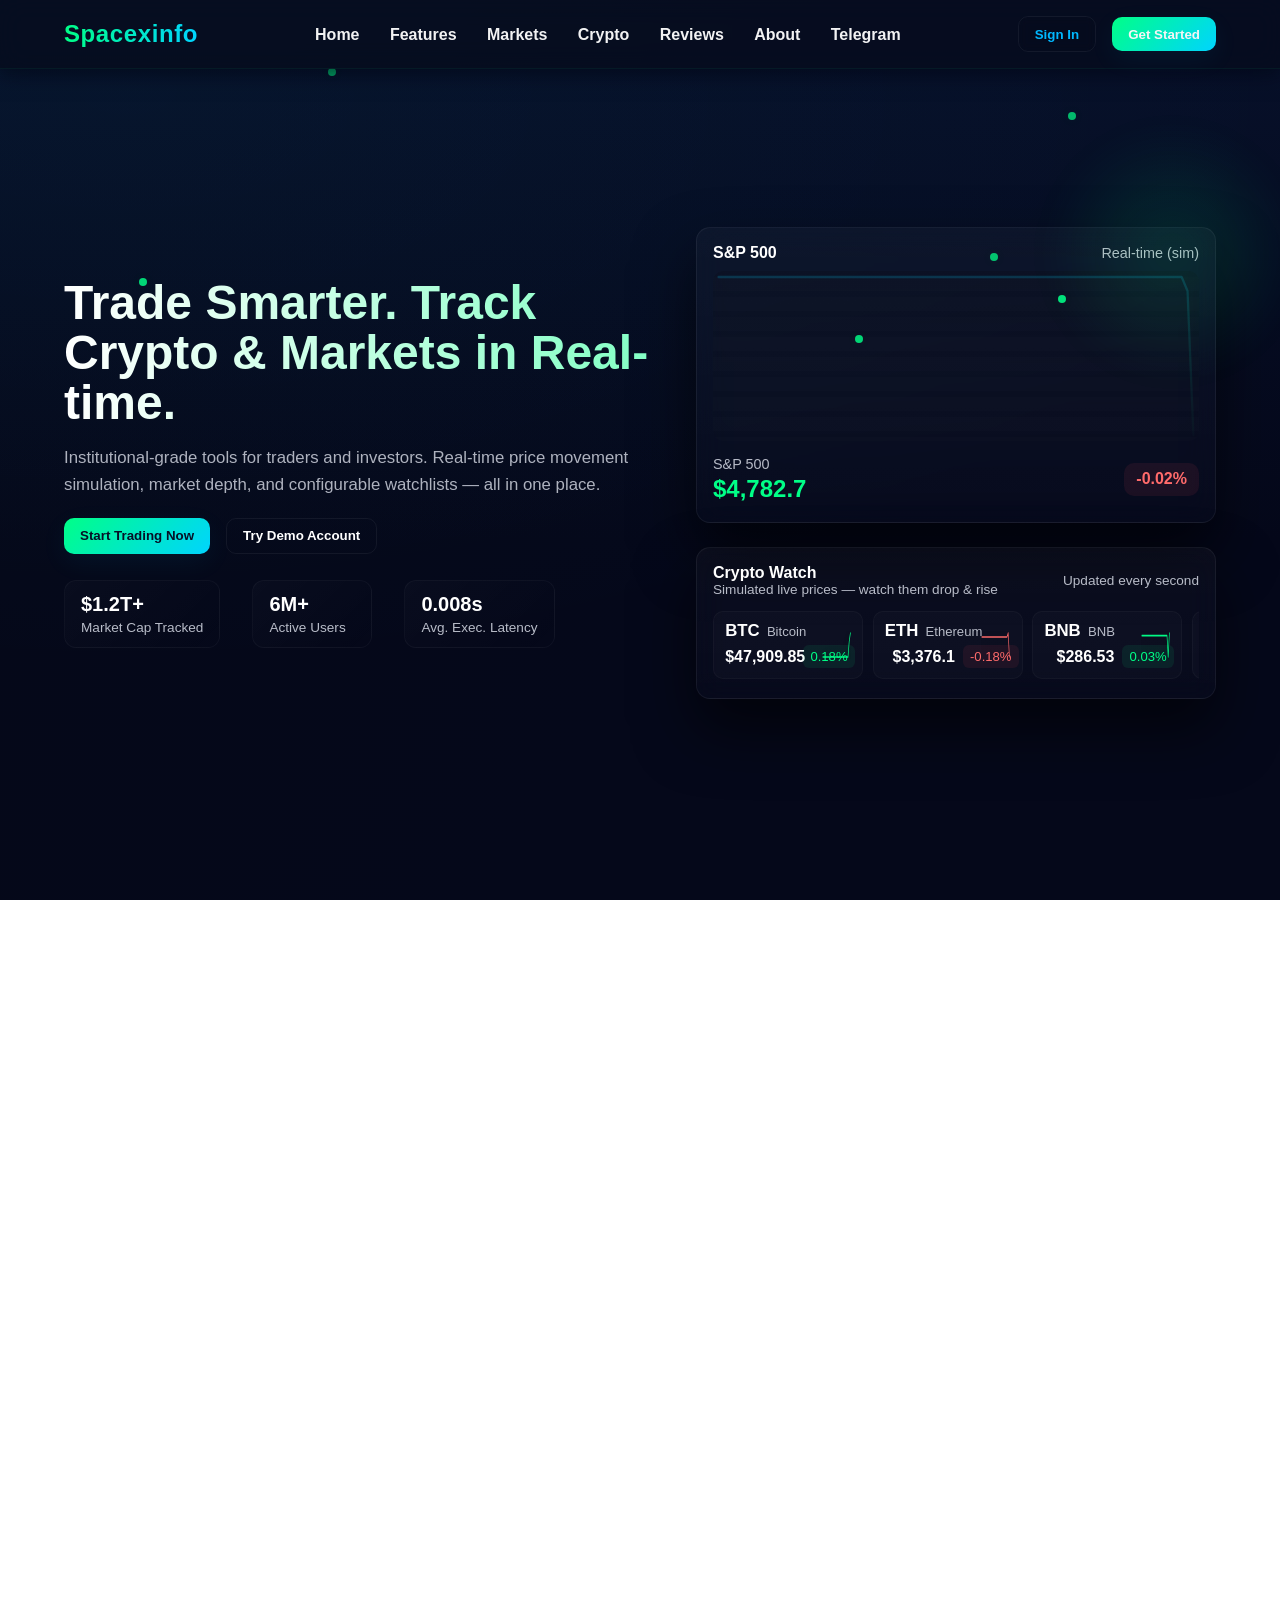
<file: index.html>
<!DOCTYPE html>
<html lang="en">
<head>
    <meta charset="UTF-8" />
    <meta name="viewport" content="width=device-width, initial-scale=1.0"/>
    <title>Spacexinfo - Advanced Trading & Crypto</title>
   <link rel="stylesheet" href="style.css">
</head>
<body>
    <div class="animated-bg" aria-hidden="true"></div>

   
   <nav>
    <div style="display:flex; align-items:center;">
        <div class="logo">Spacexinfo</div>
    </div>

    <div class="nav-center">
        <ul class="nav-links" id="mainNav">
            <li><a href="#home">Home</a></li>
            <li><a href="#features">Features</a></li>
            <li><a href="#markets">Markets</a></li>
            <li><a href="#crypto-section">Crypto</a></li>
            <li><a href="#reviews">Reviews</a></li>
            <li><a href="#about">About</a></li>
            <li><a id="tg-link" href="https://t.me/TradeProDemo" target="_blank" rel="noopener">Telegram</a></li>
        </ul>
    </div>

    <div style="display:flex; align-items:center; gap:1rem;">
        <div class="nav-buttons">
            <button class="btn btn-secondary"><a href="tradepro-registration (1).html" style="color: #00b8ff; text-decoration: none;">Sign In</a></button>
            <button class="btn btn-primary"><a href="tradepro-auth-pages.html" style=" color: whitesmoke; text-decoration: none;">Get Started</a></button>
        </div>

        <button class="hamburger" id="hamburger" aria-label="Toggle navigation">
            <span class="bar"></span>
        </button>
    </div>
</nav>


   <div class="mobile-nav-overlay" id="mobileOverlay" tabindex="-1" aria-hidden="true"></div>
<div class="mobile-nav" id="mobileNav" role="dialog" aria-modal="true" aria-hidden="true">
    <ul class="nav-links">
        <li><a href="#home">Home</a></li>
        <li><a href="#features">Features</a></li>
        <li><a href="#markets">Markets</a></li>
        <li><a href="#crypto-section">Crypto</a></li>
        <li><a href="#reviews">Reviews</a></li>
        <li><a href="#about">About</a></li>
        <li><a href="#contact">Contact</a></li>
        <li><a id="mobile-tg-link" href="https://t.me/TradeProDemo" target="_blank" rel="noopener">Telegram</a></li>
    </ul>
    
    <div style="display:flex; flex-direction:column; gap:0.8rem; margin-top:1rem; padding-top:1rem; border-top:1px solid rgba(255,255,255,0.1);">
        <button class="btn btn-primary" style="width:100%"> <a href="tradepro-registration (1).html" style="text-decoration: none; color: #061026;">Get Started</a></button>
        <button class="btn btn-secondary" style="width:100%;" onclick="openSignIn()"> <a href="tradepro-auth-pages.html" style="text-decoration: none; color: #fff;">Sign In</a></button>
    </div>
</div>

    <main>
        <section class="hero" id="home" aria-label="hero">
            <div class="hero-content">
                <h1>Trade Smarter. Track Crypto & Markets in Real-time.</h1>
                <p>Institutional-grade tools for traders and investors. Real-time price movement simulation, market depth, and configurable watchlists — all in one place.</p>
                <div class="hero-actions">
                    <button class="btn btn-primary btn-animated">Start Trading Now</button>
                    <button class="btn btn-secondary btn-animated">Try Demo Account</button>
                </div>

                <div class="hero-stats" aria-hidden="true">
                    <div class="stat">
                        <div class="stat-number">$1.2T+</div>
                        <div class="stat-label">Market Cap Tracked</div>
                    </div>
                    <div class="stat">
                        <div class="stat-number">6M+</div>
                        <div class="stat-label">Active Users</div>
                    </div>
                    <div class="stat">
                        <div class="stat-number">0.008s</div>
                        <div class="stat-label">Avg. Exec. Latency</div>
                    </div>
                </div>
            </div>

            <aside class="hero-side" aria-hidden="false">
                <div class="trading-card" aria-hidden="true">
                    <div style="display:flex;justify-content:space-between;align-items:center;margin-bottom:.6rem">
                        <div style="font-weight:800">S&P 500</div>
                        <div style="color:var(--muted);font-size:.9rem">Real-time (sim)</div>
                    </div>
                    <div class="chart-placeholder">
                        <div class="chart-grid-line"></div>
                        <svg id="spChart" width="100%" height="170" viewBox="0 0 520 170" preserveAspectRatio="none"></svg>
                    </div>
                    <div class="price-display" style="margin-top:.9rem;align-items:center;gap:12px">
                        <div>
                            <div style="color:var(--muted);font-size:.9rem;margin-bottom:.2rem">S&P 500</div>
                            <div class="price" id="spPrice">$4,783.45</div>
                        </div>
                        <div class="change" id="spChange" style="background:rgba(0,255,135,0.12);color:var(--accent-start)">+2.34%</div>
                    </div>
                </div>

                <div class="crypto-panel" id="crypto" aria-label="crypto-panel" style="margin-top:8px;animation:fadeUp .5s ease both">
                    <div class="crypto-header">
                        <div>
                            <div style="font-weight:800">Crypto Watch</div>
                            <div style="color:var(--muted);font-size:.85rem">Simulated live prices — watch them drop & rise</div>
                        </div>
                        <div style="font-size:.85rem;color:var(--muted)">Updated every second</div>
                    </div>

                    <div class="market-ticker" id="coinList" style="padding-top:.25rem">
                        <!-- coin items populated by JS -->
                    </div>
                </div>
            </aside>
        </section>

        <!-- Features -->
        <section class="features" id="features">
            <h2 class="section-title">Why Choose Spacexinfo</h2>
            <p class="section-subtitle">Professional trading tools designed for both beginners and experts</p>
            <div style="display:grid;grid-template-columns:repeat(auto-fit,minmax(220px,1fr));gap:12px">
                <div class="feature-card">
                    <div style="font-size:1.2rem;margin-bottom:.4rem">⚡ Lightning Execution</div>
                    <div class="muted">Direct market access with ultra-low latency routes and smart order routing.</div>
                </div>
                <div class="feature-card">
                    <div style="font-size:1.2rem;margin-bottom:.4rem">📊 Advanced Analytics</div>
                    <div class="muted">Real-time charting, indicators, and historical backtesting tools.</div>
                </div>
                <div class="feature-card">
                    <div style="font-size:1.2rem;margin-bottom:.4rem">🛡️ Bank-Level Security</div>
                    <div class="muted">256-bit encryption, multi-sig custody options, and 24/7 monitoring.</div>
                </div>
                <div class="feature-card">
                    <div style="font-size:1.2rem;margin-bottom:.4rem">💹 Crypto & Stocks</div>
                    <div class="muted">Trade both equities and cryptocurrencies with unified account management.</div>
                </div>
            </div>
        </section>

        <!-- Markets (stocks) -->
        <section class="markets" id="markets">
            <h2 class="section-title">Top Markets</h2>
            <p class="section-subtitle">Track top stocks and their daily movements</p>
            <div style="display:grid;grid-template-columns:repeat(auto-fit,minmax(200px,1fr));gap:12px">
                <div class="feature-card">
                    <div style="display:flex;justify-content:space-between;align-items:center">
                        <div>
                            <h4 style="margin-bottom:.2rem">AAPL</h4>
                            <div class="muted">Apple Inc.</div>
                        </div>
                        <div style="text-align:right">
                            <div class="price positive" id="aaplPrice">$178.23</div>
                            <div class="positive" style="font-size:.85rem">+1.45%</div>
                        </div>
                    </div>
                </div>
                <div class="feature-card">
                    <div style="display:flex;justify-content:space-between;align-items:center">
                        <div>
                            <h4 style="margin-bottom:.2rem">TSLA</h4>
                            <div class="muted">Tesla, Inc.</div>
                        </div>
                        <div style="text-align:right">
                            <div class="price positive">$242.84</div>
                            <div class="positive" style="font-size:.85rem">+3.21%</div>
                        </div>
                    </div>
                </div>
                <div class="feature-card">
                    <div style="display:flex;justify-content:space-between;align-items:center">
                        <div>
                            <h4 style="margin-bottom:.2rem">GOOGL</h4>
                            <div class="muted">Alphabet Inc.</div>
                        </div>
                        <div style="text-align:right">
                            <div class="price negative">$139.67</div>
                            <div class="negative" style="font-size:.85rem">-0.84%</div>
                        </div>
                    </div>
                </div>
            </div>
        </section>
<br><br>
        <!-- Crypto detailed section -->
        <section id="crypto-section" aria-label="Crypto Markets" style="padding-top:0">
            <div style="display:flex;align-items:center;justify-content:space-between">
                <div>
                    <h2 class="section-title">Crypto Markets</h2>
                    <p class="section-subtitle">Live sim: Bitcoin, Ethereum, and top altcoins — watch their trendlines animate</p>
                </div>
                <div style="color:var(--muted)">Simulated demo data — not for trading</div>
            </div>

            <div style="margin-top:1rem;display:grid;grid-template-columns:repeat(auto-fit,minmax(220px,1fr));gap:10px" id="cryptoGrid">
                <!-- detailed coin cards populated by JS -->
            </div>
        </section>
<br><br><br><br>
        <!-- Reviews -->
        <section id="reviews">
            <h2 class="section-title">What Traders Say</h2>
            <p class="section-subtitle">Real feedback from our community</p>
            <div class="reviews-grid" aria-live="polite">
                <div class="review-card">
                    <div class="review-avatar">JS</div>
                    <div class="review-meta">
                        <div class="stars">★★★★★</div>
                        <div class="review-name">Jason S.</div>
                        <div class="review-text muted">"Fast execution and great UX. I moved from another platform and the latency improvement is night and day."</div>
                    </div>
                </div>

                <div class="review-card">
                    <div class="review-avatar" style="background:linear-gradient(135deg,#ffd54a,#ff8a5b);color:#061026">AL</div>
                    <div class="review-meta">
                        <div class="stars">★★★★☆</div>
                        <div class="review-name">Alicia L.</div>
                        <div class="review-text muted">"Excellent crypto watchlists. The simulated charts are great for practicing strategies."</div>
                    </div>
                </div>

                <div class="review-card">
                    <div class="review-avatar" style="background:linear-gradient(135deg,#7afcff,#00b8ff);color:#061026">RK</div>
                    <div class="review-meta">
                        <div class="stars">★★★★★</div>
                        <div class="review-name">R. Kumar</div>
                        <div class="review-text muted">"Top-tier analytics. Backtesting tools helped me refine my setups quickly."</div>
                    </div>
                </div>

                 <div class="review-card">
                    <div class="review-avatar" style="background:linear-gradient(135deg,#7afcff,#00b8ff);color:#061026">RK</div>
                    <div class="review-meta">
                        <div class="stars">★★★★★</div>
                        <div class="review-name">W. John</div>
                        <div class="review-text muted">"Top-tier analytics. Backtesting tools helped me refine my setups quickly."</div>
                    </div>
                </div>
            </div>
        </section>

                  
                

        <footer>
            <div class="footer-grid">
                <div>
                    <div style="font-weight:800">Spacexinfo</div>
                    <div class="muted" style="margin-top:.4rem">Powerful trading tools trusted by millions.</div>
                    <div class="social-links" style="margin-top:.6rem;display:flex;gap:.6rem">
                        <a class="social" href="#" aria-label="Website" style="width:36px;height:36px;border-radius:8px;background:rgba(255,255,255,0.03);display:flex;align-items:center;justify-content:center">🔗</a>
                        <a class="social" href="https://t.me/TradeProDemo" target="_blank" rel="noopener" aria-label="Telegram" style="width:36px;height:36px;border-radius:8px;background:rgba(255,255,255,0.03);display:flex;align-items:center;justify-content:center">✈️</a>
                        <a class="social" href="#" aria-label="Twitter" style="width:36px;height:36px;border-radius:8px;background:rgba(255,255,255,0.03);display:flex;align-items:center;justify-content:center">🐦</a>
                    </div>
                </div>
                <div>
                    <div style="font-weight:700;margin-bottom:.5rem">Products</div>
                    <div class="muted">Trading Platform<br/>Mobile App<br/>API Trading<br/>Demo Account</div>
                </div>
                <div>
                    <div style="font-weight:700;margin-bottom:.5rem">Company</div>
                    <div class="muted">About Us<br/>Careers<br/>Press<br/>Partners</div>
                </div>
                <div>
                    <div style="font-weight:700;margin-bottom:.5rem">Support</div>
                    <div class="muted">Help Center<br/>Contact Us<br/>Trading Guide<br/>Legal</div>
                </div>
            </div>

            <div style="text-align:center;margin-top:1rem;color:var(--muted)">© 2025 Spacexinfo. Trading involves risk and may not be suitable for all investors.</div>
        </footer>
    </main>

    <!-- decorative sparkles placed via JS for variety -->
    <script>
        // Create some decorative sparkles in the hero area
        (function placeSparkles(){
            const container = document.body;
            for(let i=0;i<6;i++){
                const s = document.createElement('div');
                s.className = 'sparkle';
                s.style.left = (6 + Math.random()*85) + '%';
                s.style.top = (6 + Math.random()*60) + '%';
                s.style.animationDuration = (3 + Math.random()*3) + 's';
                s.style.opacity = 0.6 + Math.random()*0.4;
                container.appendChild(s);
            }
        })();
    </script>

    <script>
        // -------------------------
        // Simulated streaming for crypto & simple chart for S&P
        // -------------------------
        const coins = [
            {symbol:'BTC', name:'Bitcoin', price: 47823.45},
            {symbol:'ETH', name:'Ethereum', price: 3382.12},
            {symbol:'BNB', name:'BNB', price: 286.44},
            {symbol:'SOL', name:'Solana', price: 22.81},
            {symbol:'ADA', name:'Cardano', price: 0.456},
            {symbol:'DOGE', name:'Dogecoin', price: 0.072}
        ];

        // Create coin DOM elements
        const coinList = document.getElementById('coinList');
        const cryptoGrid = document.getElementById('cryptoGrid');

        coins.forEach((c, idx) => {
            // List item (ticker)
            const item = document.createElement('div');
            item.className = 'coin-item';
            item.id = 'coin-' + c.symbol;
            item.innerHTML = `
                <div style="display:flex;flex-direction:column;min-width:86px">
                    <div style="display:flex;align-items:center;gap:.45rem">
                        <div class="coin-symbol">${c.symbol}</div>
                        <div class="coin-name">${c.name}</div>
                    </div>
                    <div style="display:flex;gap:.5rem;align-items:center;margin-top:.25rem">
                        <div class="coin-price" id="price-${c.symbol}">${formatPrice(c.price)}</div>
                        <div class="coin-change" id="change-${c.symbol}" style="font-size:.82rem">0.00%</div>
                    </div>
                </div>
                <svg class="sparkline" id="spark-${c.symbol}" viewBox="0 0 70 28" preserveAspectRatio="none"></svg>
            `;
            coinList.appendChild(item);

            // Detailed card for crypto section
            const card = document.createElement('div');
            card.className = 'feature-card';
            card.style.padding = '0.9rem';
            card.innerHTML = `
                <div style="display:flex;justify-content:space-between;align-items:center;margin-bottom:.5rem">
                    <div style="font-weight:800">${c.symbol} <span style="font-weight:600;color:var(--muted);font-size:.85rem"> ${c.name}</span></div>
                    <div style="text-align:right">
                        <div style="font-weight:800" id="card-price-${c.symbol}">${formatPrice(c.price)}</div>
                        <div style="font-size:.85rem;color:var(--muted)" id="card-change-${c.symbol}">0.00%</div>
                    </div>
                </div>
                <svg id="detail-spark-${c.symbol}" viewBox="0 0 300 90" width="100%" height="90" preserveAspectRatio="none"></svg>
            `;
            cryptoGrid.appendChild(card);

            // initialize sparkline data storage
            c.history = new Array(22).fill(c.price);
        });

        function formatPrice(n){
            if(n >= 1000) return '$' + Number(n).toLocaleString(undefined, {maximumFractionDigits:2});
            if(n >= 1) return '$' + Number(n).toFixed(2);
            return Number(n).toFixed(6);
        }

        // Random walk generator tailored to volatility
        function tick(){
            coins.forEach(c => {
                const vol = Math.max(0.0005, Math.abs(Math.log10(c.price || 1)) * 0.002 + 0.001);
                const rnd = (Math.random() - 0.48) * vol * (Math.random() > 0.98 ? 6 : 1);
                const newPrice = Math.max(0.000001, c.price * (1 + rnd));
                const changePct = ((newPrice - c.price) / c.price) * 100;
                c.price = newPrice;
                // update history
                c.history.push(newPrice);
                if(c.history.length > 40) c.history.shift();

                // update DOM nodes
                const priceEl = document.getElementById('price-' + c.symbol);
                const changeEl = document.getElementById('change-' + c.symbol);
                const cardPriceEl = document.getElementById('card-price-' + c.symbol);
                const cardChangeEl = document.getElementById('card-change-' + c.symbol);
                if(priceEl) priceEl.textContent = formatPrice(c.price);
                if(cardPriceEl) cardPriceEl.textContent = formatPrice(c.price);

                const pct = ((c.price - c.history[0]) / c.history[0]) * 100;
                const displayPct = (pct).toFixed(2) + '%';
                if(changeEl){
                    changeEl.textContent = displayPct;
                    changeEl.className = 'coin-change ' + (pct >= 0 ? 'positive' : 'negative');
                }
                if(cardChangeEl){
                    cardChangeEl.textContent = displayPct;
                    cardChangeEl.style.color = pct >= 0 ? 'var(--accent-start)' : '#ff6b6b';
                }

                // update sparkline(s)
                drawSparkline('spark-' + c.symbol, c.history, {width:70,height:28,small:true});
                drawSparkline('detail-spark-' + c.symbol, c.history, {width:300,height:90,small:false});
            });

            // Also update S&P quick chart
            updateSPChart();
        }

        // draw sparkline into SVG id
        function drawSparkline(svgId, data, opts = {width:70,height:28,small:false}){
            const svg = document.getElementById(svgId);
            if(!svg) return;
            const w = opts.width, h = opts.height;
            const min = Math.min(...data);
            const max = Math.max(...data);
            const len = data.length;
            const pad = 2;
            // normalize
            const points = data.map((v,i) => {
                const x = (i/(len-1))*(w - pad*2) + pad;
                const y = (max === min) ? h/2 : (h - pad) - ((v - min)/(max - min))*(h - pad*2);
                return [x,y];
            });
            // path
            const pathD = points.map((p,i) => (i===0?`M ${p[0].toFixed(2)} ${p[1].toFixed(2)}`:`L ${p[0].toFixed(2)} ${p[1].toFixed(2)}`)).join(' ');
            // gradient color based on last change
            const last = data[data.length-1];
            const first = data[0];
            const up = last >= first;
            // build svg contents
            svg.setAttribute('viewBox', `0 0 ${w} ${h}`);
            const strokeWidth = opts.small ? 1.6 : 2.4;
            svg.innerHTML = `
                <defs>
                    <linearGradient id="gUp-${svgId}" x1="0" x2="1">
                        <stop offset="0" stop-color="${up ? 'rgba(0,255,135,0.95)' : 'rgba(255,71,87,0.95)'}"></stop>
                        <stop offset="1" stop-color="rgba(0,212,255,0.6)"></stop>
                    </linearGradient>
                </defs>
                <path d="${pathD}" fill="none" stroke="${up ? '#00ff87' : '#ff6b6b'}" stroke-width="${strokeWidth}" stroke-linecap="round" stroke-linejoin="round" opacity="0.98" style="filter:drop-shadow(0 4px 8px rgba(0,0,0,0.45)); transition: all 700ms linear"/>
            `;
        }

        // S&P simulated small chart
        const sp = {price: 4783.45, history: new Array(80).fill(4783.45) };
        function updateSPChart(){
            const vol = 0.0006;
            const rnd = (Math.random() - 0.5) * vol * (Math.random() > 0.985 ? 4 : 1);
            sp.price = Math.max(1, sp.price * (1 + rnd));
            sp.history.push(sp.price);
            if(sp.history.length > 120) sp.history.shift();

            // draw into spChart
            const svg = document.getElementById('spChart');
            const w = 520, h = 170;
            const data = sp.history.slice(-120);
            const len = data.length;
            const min = Math.min(...data), max = Math.max(...data);
            const pad = 6;
            const points = data.map((v,i) => {
                const x = (i/(len-1))*(w - pad*2) + pad;
                const y = (max === min) ? h/2 : (h - pad) - ((v - min)/(max - min))*(h - pad*2);
                return [x,y];
            });
            const pathD = points.map((p,i) => (i===0?`M ${p[0]} ${p[1]}`:`L ${p[0]} ${p[1]}`)).join(' ');
            svg.innerHTML = `
                <defs>
                    <linearGradient id="spg" x1="0" x2="0" y1="0" y2="1">
                        <stop offset="0" stop-color="rgba(0,212,255,0.18)"></stop>
                        <stop offset="1" stop-color="rgba(0,255,135,0.02)"></stop>
                    </linearGradient>
                </defs>
                <path d="${pathD}" fill="none" stroke="url(#spg)" stroke-width="2.4" stroke-linecap="round" stroke-linejoin="round" opacity="1" />
            `;
            // update price and change
            document.getElementById('spPrice').textContent = '$' + sp.price.toLocaleString(undefined, {maximumFractionDigits:2});
            const pct = ((sp.price - sp.history[0]) / sp.history[0] * 100);
            const spChange = document.getElementById('spChange');
            spChange.textContent = (pct >=0 ? '+' : '') + pct.toFixed(2) + '%';
            spChange.style.background = pct >=0 ? 'rgba(0,255,135,0.12)' : 'rgba(255,71,87,0.08)';
            spChange.style.color = pct >=0 ? 'var(--accent-start)' : '#ff6b6b';
        }

        // Start tick loop
        setInterval(tick, 1000);
        // initial draw
        tick();

        // -------------------------
        // Form handlers & small UI
        // -------------------------
        function submitContact(e){
            e.preventDefault();
            const name = document.getElementById('name').value || 'User';
            const email = document.getElementById('email').value || '';
            // fake submit
            alert('Thanks, ' + name + '. We received your message and will reply to ' + email + '.');
            e.target.reset();
        }
        function startDemo(){
            alert('Demo requested. A member of our team will reach out.');
        }
        function openSignIn(){
            alert('Sign in temporarily disabled in this demo.');
        }

        // small accessibility: smooth scroll
        document.querySelectorAll('a[href^="#"]').forEach(a=>{
            a.addEventListener('click', (ev)=>{
                const t = ev.currentTarget.getAttribute('href');
                if(t && t.startsWith('#')){
                    ev.preventDefault();
                    closeMobileNav(); // close mobile nav if open
                    const el = document.querySelector(t);
                    if(el) el.scrollIntoView({behavior:'smooth', block:'start'});
                }
            });
        });

        // -------------------------
        // Mobile nav behavior (hamburger)
        // -------------------------
        const hamburger = document.getElementById('hamburger');
        const mobileNav = document.getElementById('mobileNav');
        const mobileOverlay = document.getElementById('mobileOverlay');

        function openMobileNav(){
            hamburger.classList.add('open');
            hamburger.setAttribute('aria-expanded','true');
            mobileNav.classList.add('open');
            mobileNav.setAttribute('aria-hidden','false');
            mobileOverlay.classList.add('open');
            mobileOverlay.setAttribute('aria-hidden','false');
            // trap focus: focus first link
            setTimeout(()=> {
                const firstLink = mobileNav.querySelector('a, button');
                if(firstLink) firstLink.focus();
            }, 80);
        }
        function closeMobileNav(){
            hamburger.classList.remove('open');
            hamburger.setAttribute('aria-expanded','false');
            mobileNav.classList.remove('open');
            mobileNav.setAttribute('aria-hidden','true');
            mobileOverlay.classList.remove('open');
            mobileOverlay.setAttribute('aria-hidden','true');
        }

        hamburger.addEventListener('click', ()=>{
            if(mobileNav.classList.contains('open')) closeMobileNav(); else openMobileNav();
        });
        mobileOverlay.addEventListener('click', closeMobileNav);
        // close on escape
        document.addEventListener('keydown', e=>{
            if(e.key === 'Escape') closeMobileNav();
        });

        // close mobile nav when resize to large screens
        window.addEventListener('resize', ()=>{
            if(window.innerWidth > 980) closeMobileNav();
        });

        // Ensure tg link is visible in both navs (if user hid links or modified)
        (function ensureTgLinks(){
            const main = document.getElementById('tg-link');
            const mobile = document.getElementById('mobile-tg-link');
            if(!main){
                const li = document.createElement('li');
                li.innerHTML = `<a id="tg-link" href="https://t.me/TradeProDemo" target="_blank" rel="noopener">Telegram</a>`;
                document.getElementById('mainNav').appendChild(li);
            }
            if(!mobile){
                const mn = document.getElementById('mobileNav').querySelector('.nav-links');
                if(mn){
                    const li = document.createElement('li');
                    li.innerHTML = `<a id="mobile-tg-link" href="https://t.me/TradeProDemo" target="_blank" rel="noopener">Telegram</a>`;
                    mn.insertBefore(li, mn.children[mn.children.length-3] || null);
                }
            }
        })();
    </script>
</body>
</html>
</file>
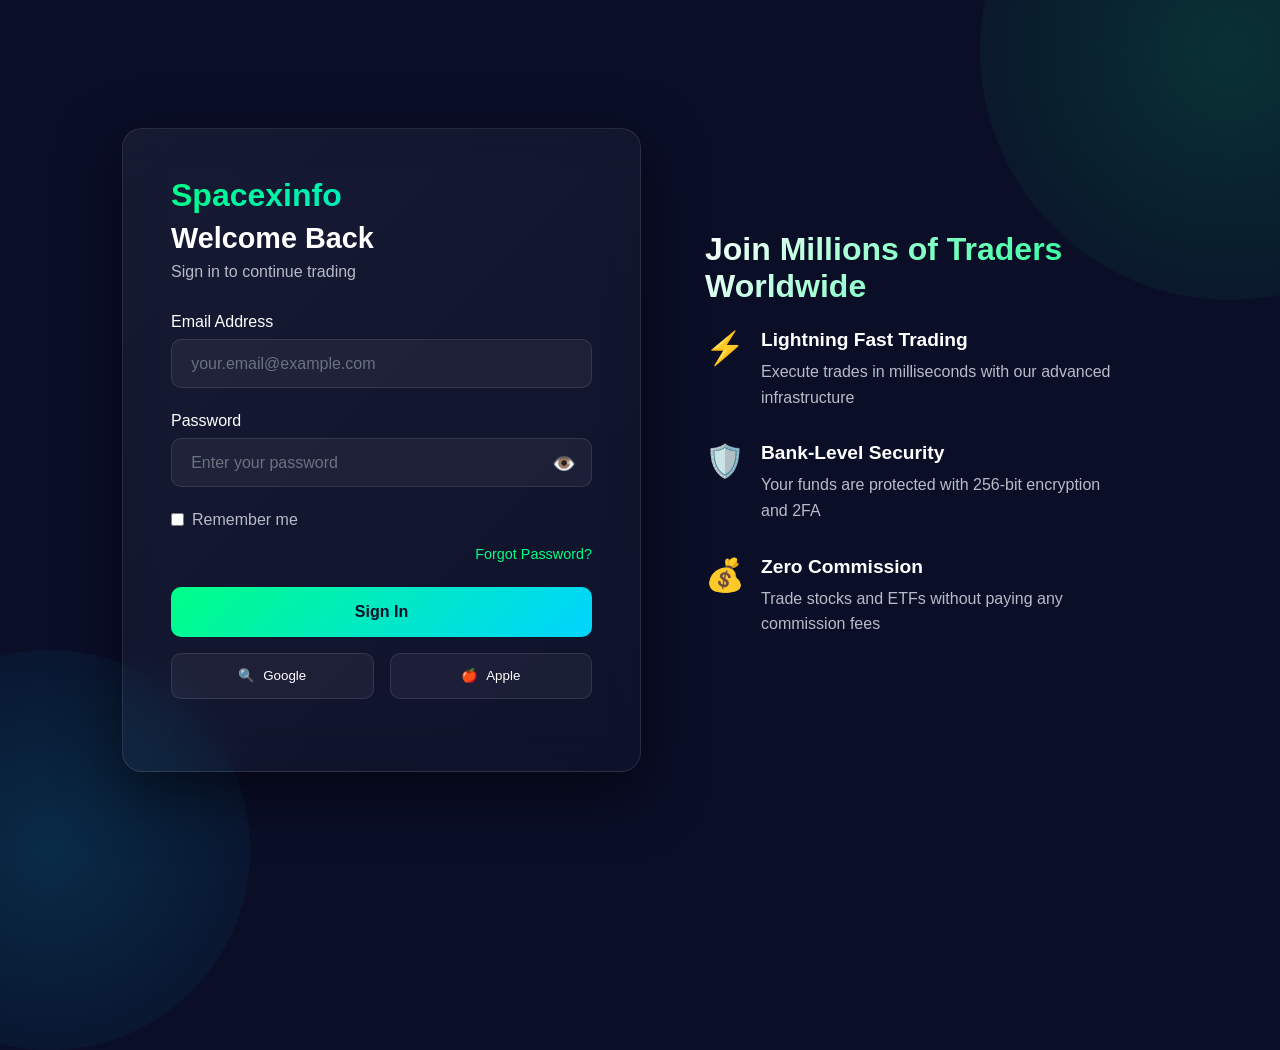
<file: tradepro-auth-pages.html>
<!DOCTYPE html>
<html lang="en"> 
<head>
    <meta charset="UTF-8">
    <meta name="viewport" content="width=device-width, initial-scale=1.0">
    <title>Spacexinfo - Sign In</title>
    <style>
        * {
            margin: 0;
            padding: 0;
            box-sizing: border-box;
        }

        body {
            font-family: 'Segoe UI', Tahoma, Geneva, Verdana, sans-serif;
            background: #0a0e27;
            color: #ffffff;
            min-height: 100vh;
            display: flex;
            align-items: center;
            justify-content: center;
            position: relative;
            overflow: hidden;
        }

        body::before {
            content: '';
            position: absolute;
            width: 500px;
            height: 500px;
            background: radial-gradient(circle, rgba(0, 255, 135, 0.15), transparent);
            top: -200px;
            right: -200px;
            border-radius: 50%;
            animation: pulse 4s ease-in-out infinite;
        }

        body::after {
            content: '';
            position: absolute;
            width: 400px;
            height: 400px;
            background: radial-gradient(circle, rgba(0, 212, 255, 0.15), transparent);
            bottom: -150px;
            left: -150px;
            border-radius: 50%;
            animation: pulse 5s ease-in-out infinite;
        }

        @keyframes pulse {
            0%, 100% { transform: scale(1); opacity: 0.5; }
            50% { transform: scale(1.1); opacity: 0.8; }
        }

        .container {
            position: relative;
            z-index: 1;
            max-width: 1100px;
            width: 100%;
            padding: 2rem;
            display: flex;
            gap: 2rem;
        }

        .auth-card {
            background: linear-gradient(135deg, rgba(255, 255, 255, 0.05), rgba(255, 255, 255, 0.02));
            backdrop-filter: blur(20px);
            border: 1px solid rgba(255, 255, 255, 0.1);
            border-radius: 20px;
            padding: 3rem;
            flex: 1;
            box-shadow: 0 20px 60px rgba(0, 0, 0, 0.5);
            transition: all 0.3s;
        }

        .logo {
            font-size: 2rem;
            font-weight: bold;
            background: linear-gradient(135deg, #00ff87, #00d4ff);
            -webkit-background-clip: text;
            -webkit-text-fill-color: transparent;
            background-clip: text;
            margin-bottom: 0.5rem;
        }

        .auth-card h2 {
            font-size: 1.8rem;
            margin-bottom: 0.5rem;
            color: #fff;
        }

        .auth-card p {
            color: #b8bcc8;
            margin-bottom: 2rem;
        }

        .form-group {
            margin-bottom: 1.5rem;
        }

        .form-group label {
            display: block;
            margin-bottom: 0.5rem;
            color: #fff;
            font-weight: 500;
        }

        .form-group input {
            width: 100%;
            padding: 0.9rem 1.2rem;
            background: rgba(255, 255, 255, 0.05);
            border: 1px solid rgba(255, 255, 255, 0.1);
            border-radius: 10px;
            color: #fff;
            font-size: 1rem;
            transition: all 0.3s;
        }

        .form-group input:focus {
            outline: none;
            border-color: #00ff87;
            background: rgba(255, 255, 255, 0.08);
        }

        .form-group input::placeholder {
            color: #6b7280;
        }

        .password-wrapper {
            position: relative;
        }

        .password-toggle {
            position: absolute;
            right: 1rem;
            top: 50%;
            transform: translateY(-50%);
            background: none;
            border: none;
            color: #b8bcc8;
            cursor: pointer;
            font-size: 1.2rem;
            transition: color 0.3s;
        }

        .password-toggle:hover {
            color: #00ff87;
        }

        .checkbox-group {
            display: flex;
            align-items: center;
            gap: 0.5rem;
            margin-bottom: 1.5rem;
        }

        .checkbox-group input[type="checkbox"] {
            width: auto;
            cursor: pointer;
        }

        .checkbox-group label {
            margin: 0;
            color: #b8bcc8;
            font-weight: normal;
            cursor: pointer;
        }

        .btn {
            width: 100%;
            padding: 1rem;
            border: none;
            border-radius: 10px;
            font-weight: 600;
            font-size: 1rem;
            cursor: pointer;
            transition: all 0.3s;
            margin-bottom: 1rem;
        }

        .btn-primary {
            background: linear-gradient(135deg, #00ff87, #00d4ff);
            color: #0a0e27;
        }

        .btn-primary:hover {
            transform: translateY(-2px);
            box-shadow: 0 10px 30px rgba(0, 255, 135, 0.3);
        }

        .btn-secondary {
            background: rgba(255, 255, 255, 0.05);
            color: #fff;
            border: 1px solid rgba(255, 255, 255, 0.1);
        }

        .btn-secondary:hover {
            background: rgba(255, 255, 255, 0.1);
            border-color: rgba(255, 255, 255, 0.2);
        }

        .divider {
            display: flex;
            align-items: center;
            margin: 1.5rem 0;
            color: #b8bcc8;
        }

        .divider::before,
        .divider::after {
            content: '';
            flex: 1;
            height: 1px;
            background: rgba(255, 255, 255, 0.1);
        }

        .divider span {
            padding: 0 1rem;
            font-size: 0.9rem;
        }

        .social-login {
            display: flex;
            gap: 1rem;
            margin-bottom: 1.5rem;
        }

        .social-btn {
            flex: 1;
            padding: 0.9rem;
            background: rgba(255, 255, 255, 0.05);
            border: 1px solid rgba(255, 255, 255, 0.1);
            border-radius: 10px;
            color: #fff;
            font-weight: 500;
            cursor: pointer;
            transition: all 0.3s;
            display: flex;
            align-items: center;
            justify-content: center;
            gap: 0.5rem;
        }

        .social-btn:hover {
            background: rgba(255, 255, 255, 0.1);
            border-color: rgba(255, 255, 255, 0.2);
            transform: translateY(-2px);
        }

        .forgot-password {
            text-align: right;
            margin-top: -0.5rem;
            margin-bottom: 1.5rem;
        }

        .forgot-password a {
            color: #00ff87;
            text-decoration: none;
            font-size: 0.9rem;
            cursor: pointer;
            transition: color 0.3s;
        }

        .forgot-password a:hover {
            color: #00d4ff;
        }

        .features-sidebar {
            flex: 1;
            display: flex;
            flex-direction: column;
            justify-content: center;
            padding: 2rem;
        }

        .features-sidebar h3 {
            font-size: 2rem;
            margin-bottom: 1.5rem;
            background: linear-gradient(135deg, #ffffff, #00ff87);
            -webkit-background-clip: text;
            -webkit-text-fill-color: transparent;
            background-clip: text;
        }

        .feature-item {
            display: flex;
            gap: 1rem;
            margin-bottom: 2rem;
            align-items: start;
        }

        .feature-icon {
            font-size: 2rem;
            flex-shrink: 0;
        }

        .feature-content h4 {
            font-size: 1.2rem;
            margin-bottom: 0.5rem;
            color: #fff;
        }

        .feature-content p {
            color: #b8bcc8;
            line-height: 1.6;
        }

        .stats {
            display: flex;
            gap: 2rem;
            margin-top: 2rem;
            padding-top: 2rem;
            border-top: 1px solid rgba(255, 255, 255, 0.1);
        }

        .stat {
            text-align: center;
        }

        .stat-number {
            font-size: 2rem;
            font-weight: bold;
            background: linear-gradient(135deg, #00ff87, #00d4ff);
            -webkit-background-clip: text;
            -webkit-text-fill-color: transparent;
            background-clip: text;
        }

        .stat-label {
            color: #b8bcc8;
            font-size: 0.85rem;
            margin-top: 0.3rem;
        }

        .error-message {
            background: rgba(255, 71, 87, 0.1);
            border: 1px solid rgba(255, 71, 87, 0.3);
            color: #ff4757;
            padding: 0.8rem;
            border-radius: 8px;
            margin-bottom: 1rem;
            font-size: 0.9rem;
            display: none;
        }

        @media (max-width: 968px) {
            .container {
                flex-direction: column;
            }

            .features-sidebar {
                display: none;
            }
        }

        @media (max-width: 500px) {
            .auth-card {
                padding: 2rem 1.5rem;
            }

            .social-login {
                flex-direction: column;
            }
        }
    </style>
</head>
<body>
    <div class="container">
        <!-- Login Form -->
        <div class="auth-card" id="loginCard">
            <div class="logo">Spacexinfo</div>
            <h2>Welcome Back</h2>
            <p>Sign in to continue trading</p>

            <div class="error-message" id="loginError"></div>
            
            <form id="loginForm">
                <div class="form-group">
                    <label>Email Address</label>
                    <input type="email" placeholder="your.email@example.com" required>
                </div>

                <div class="form-group">
                    <label>Password</label>
                    <div class="password-wrapper">
                        <input type="password" id="loginPassword" placeholder="Enter your password" required>
                        <button type="button" class="password-toggle" onclick="togglePassword('loginPassword')">👁️</button>
                    </div>
                </div>

                <div class="checkbox-group">
                    <input type="checkbox" id="remember">
                    <label for="remember">Remember me</label>
                </div>

                <div class="forgot-password">
                    <a onclick="showForgotPassword()">Forgot Password?</a>
                </div>

                <button type="submit" class="btn btn-primary">Sign In</button>
            </form>

            

            <div class="social-login">
                <button class="social-btn" onclick="socialLogin('Google')">
                    <span>🔍</span>
                    <span>Google</span>
                </button>
                <button class="social-btn" onclick="socialLogin('Apple')">
                    <span>🍎</span>
                    <span>Apple</span>
                </button>
            </div>
        </div>

        <!-- Features Sidebar -->
        <div class="features-sidebar">
            <h3>Join Millions of Traders Worldwide</h3>
            
            <div class="feature-item">
                <div class="feature-icon">⚡</div>
                <div class="feature-content">
                    <h4>Lightning Fast Trading</h4>
                    <p>Execute trades in milliseconds with our advanced infrastructure</p>
                </div>
            </div>

            <div class="feature-item">
                <div class="feature-icon">🛡️</div>
                <div class="feature-content">
                    <h4>Bank-Level Security</h4>
                    <p>Your funds are protected with 256-bit encryption and 2FA</p>
                </div>
            </div>

            <div class="feature-item">
                <div class="feature-icon">💰</div>
                <div class="feature-content">
                    <h4>Zero Commission</h4>
                    <p>Trade stocks and ETFs without paying any commission fees</p>
                </div>
            </div>

    <script>
        // Toggle password visibility
        function togglePassword(inputId) {
            const input = document.getElementById(inputId);
            input.type = input.type === 'password' ? 'text' : 'password';
        }

        // Handle login form submission
        document.getElementById('loginForm').addEventListener('submit', function(e) {
            e.preventDefault();
            const errorDiv = document.getElementById('loginError');
            errorDiv.style.display = 'none';
            
            const email = this.querySelector('input[type="email"]').value;
            const password = this.querySelector('input[type="password"]').value;
            
            if (email && password) {
                alert('Login successful! Redirecting to dashboard...');
                // window.location.href = '/dashboard';
            } else {
                errorDiv.textContent = 'Please enter valid credentials';
                errorDiv.style.display = 'block';
            }
        });

        // Social login handler
        function socialLogin(provider) {
            alert(`Signing in with ${provider}...`);
            // Implement OAuth flow here
        }

        // Forgot password handler
        function showForgotPassword() {
            const email = prompt('Enter your email address to reset your password:');
            if (email) {
                alert('Password reset link has been sent to ' + email);
                // Implement password reset logic here
            }
        }
    </script>
</body>
</html>
</file>
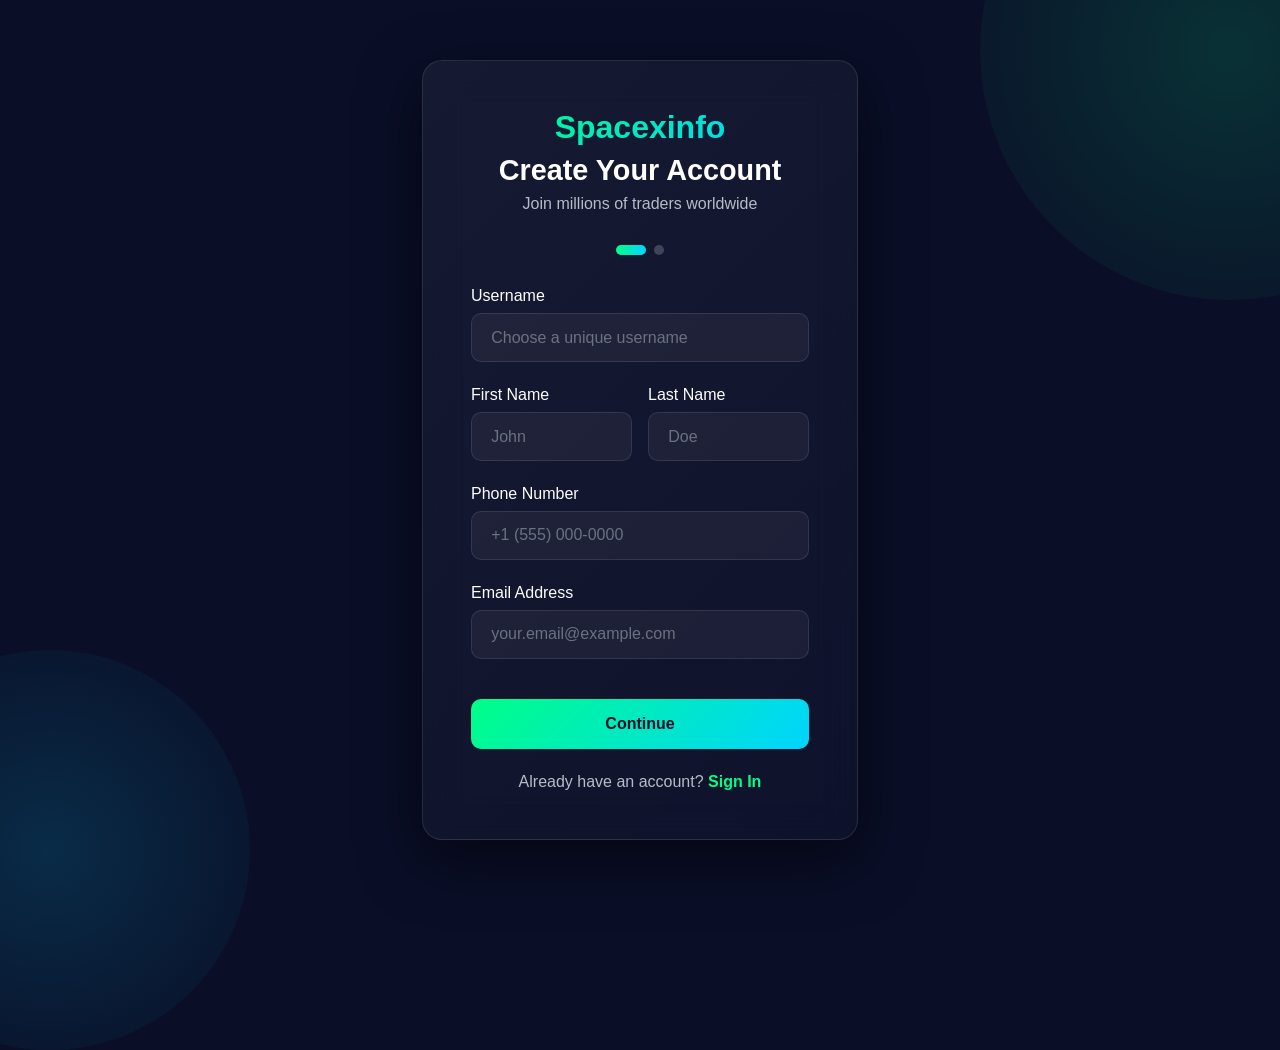
<file: tradepro-registration (1).html>
<!DOCTYPE html>
<html lang="en">
<head>
    <meta charset="UTF-8">
    <meta name="viewport" content="width=device-width, initial-scale=1.0">
    <title>Spacexinfo - Registration</title>
    <style>
        * {
            margin: 0;
            padding: 0;
            box-sizing: border-box;
        }

        body {
            font-family: 'Segoe UI', Tahoma, Geneva, Verdana, sans-serif;
            background: #0a0e27;
            color: #ffffff;
            min-height: 100vh;
            display: flex;
            align-items: center;
            justify-content: center;
            position: relative;
            overflow: hidden;
        }

        body::before {
            content: '';
            position: absolute;
            width: 500px;
            height: 500px;
            background: radial-gradient(circle, rgba(0, 255, 135, 0.15), transparent);
            top: -200px;
            right: -200px;
            border-radius: 50%;
            animation: pulse 4s ease-in-out infinite;
        }

        body::after {
            content: '';
            position: absolute;
            width: 400px;
            height: 400px;
            background: radial-gradient(circle, rgba(0, 212, 255, 0.15), transparent);
            bottom: -150px;
            left: -150px;
            border-radius: 50%;
            animation: pulse 5s ease-in-out infinite;
        }

        @keyframes pulse {
            0%, 100% { transform: scale(1); opacity: 0.5; }
            50% { transform: scale(1.1); opacity: 0.8; }
        }

        .container {
            position: relative;
            z-index: 1;
            max-width: 500px;
            width: 100%;
            padding: 2rem;
        }

        .registration-card {
            background: linear-gradient(135deg, rgba(255, 255, 255, 0.05), rgba(255, 255, 255, 0.02));
            backdrop-filter: blur(20px);
            border: 1px solid rgba(255, 255, 255, 0.1);
            border-radius: 20px;
            padding: 3rem;
            box-shadow: 0 20px 60px rgba(0, 0, 0, 0.5);
        }

        .logo {
            font-size: 2rem;
            font-weight: bold;
            background: linear-gradient(135deg, #00ff87, #00d4ff);
            -webkit-background-clip: text;
            -webkit-text-fill-color: transparent;
            background-clip: text;
            margin-bottom: 0.5rem;
            text-align: center;
        }

        .registration-card h2 {
            font-size: 1.8rem;
            margin-bottom: 0.5rem;
            color: #fff;
            text-align: center;
        }

        .registration-card > p {
            color: #b8bcc8;
            margin-bottom: 2rem;
            text-align: center;
        }

        .step-indicator {
            display: flex;
            justify-content: center;
            gap: 0.5rem;
            margin-bottom: 2rem;
        }

        .step-dot {
            width: 10px;
            height: 10px;
            border-radius: 50%;
            background: rgba(255, 255, 255, 0.2);
            transition: all 0.3s;
        }

        .step-dot.active {
            width: 30px;
            border-radius: 5px;
            background: linear-gradient(90deg, #00ff87, #00d4ff);
        }

        .form-section {
            display: none;
        }

        .form-section.active {
            display: block;
            animation: fadeIn 0.4s;
        }

        @keyframes fadeIn {
            from { opacity: 0; transform: translateY(10px); }
            to { opacity: 1; transform: translateY(0); }
        }

        .form-group {
            margin-bottom: 1.5rem;
        }

        .form-group label {
            display: block;
            margin-bottom: 0.5rem;
            color: #fff;
            font-weight: 500;
        }

        .form-group input {
            width: 100%;
            padding: 0.9rem 1.2rem;
            background: rgba(255, 255, 255, 0.05);
            border: 1px solid rgba(255, 255, 255, 0.1);
            border-radius: 10px;
            color: #fff;
            font-size: 1rem;
            transition: all 0.3s;
        }

        .form-group input:focus {
            outline: none;
            border-color: #00ff87;
            background: rgba(255, 255, 255, 0.08);
        }

        .form-group input::placeholder {
            color: #6b7280;
        }

        .form-row {
            display: grid;
            grid-template-columns: 1fr 1fr;
            gap: 1rem;
        }

        .password-wrapper {
            position: relative;
        }

        .password-toggle {
            position: absolute;
            right: 1rem;
            top: 50%;
            transform: translateY(-50%);
            background: none;
            border: none;
            color: #b8bcc8;
            cursor: pointer;
            font-size: 1.2rem;
            transition: color 0.3s;
        }

        .password-toggle:hover {
            color: #00ff87;
        }

        .password-strength {
            margin-top: 0.5rem;
            height: 4px;
            background: rgba(255, 255, 255, 0.1);
            border-radius: 2px;
            overflow: hidden;
            display: none;
        }

        .password-strength.show {
            display: block;
        }

        .password-strength-bar {
            height: 100%;
            width: 0%;
            transition: all 0.3s;
            border-radius: 2px;
        }

        .strength-weak {
            width: 33%;
            background: #ff4757;
        }

        .strength-medium {
            width: 66%;
            background: #ffa502;
        }

        .strength-strong {
            width: 100%;
            background: #00ff87;
        }

        .password-requirements {
            margin-top: 0.8rem;
            padding: 0.8rem;
            background: rgba(255, 255, 255, 0.03);
            border-radius: 8px;
            font-size: 0.85rem;
        }

        .requirement {
            color: #6b7280;
            margin-bottom: 0.3rem;
            display: flex;
            align-items: center;
            gap: 0.5rem;
        }

        .requirement.met {
            color: #00ff87;
        }

        .requirement-icon {
            width: 16px;
            height: 16px;
            border-radius: 50%;
            border: 2px solid #6b7280;
            display: flex;
            align-items: center;
            justify-content: center;
            font-size: 10px;
        }

        .requirement.met .requirement-icon {
            border-color: #00ff87;
            background: #00ff87;
            color: #0a0e27;
        }

        .error-message {
            background: rgba(255, 71, 87, 0.1);
            border: 1px solid rgba(255, 71, 87, 0.3);
            color: #ff4757;
            padding: 0.8rem;
            border-radius: 8px;
            margin-bottom: 1rem;
            font-size: 0.9rem;
            display: none;
        }

        .btn {
            width: 100%;
            padding: 1rem;
            border: none;
            border-radius: 10px;
            font-weight: 600;
            font-size: 1rem;
            cursor: pointer;
            transition: all 0.3s;
        }

        .btn-primary {
            background: linear-gradient(135deg, #00ff87, #00d4ff);
            color: #0a0e27;
            margin-top: 1rem;
        }

        .btn-primary:hover {
            transform: translateY(-2px);
            box-shadow: 0 10px 30px rgba(0, 255, 135, 0.3);
        }

        .btn-primary:disabled {
            opacity: 0.5;
            cursor: not-allowed;
            transform: none;
        }

        .btn-secondary {
            background: rgba(255, 255, 255, 0.05);
            color: #fff;
            border: 1px solid rgba(255, 255, 255, 0.1);
            margin-top: 1rem;
        }

        .btn-secondary:hover {
            background: rgba(255, 255, 255, 0.1);
        }

        .switch-auth {
            text-align: center;
            color: #b8bcc8;
            margin-top: 1.5rem;
        }

        .switch-auth a {
            color: #00ff87;
            text-decoration: none;
            font-weight: 600;
            cursor: pointer;
            transition: color 0.3s;
        }

        .switch-auth a:hover {
            color: #00d4ff;
        }

        @media (max-width: 600px) {
            .registration-card {
                padding: 2rem 1.5rem;
            }

            .form-row {
                grid-template-columns: 1fr;
            }
        }
    </style>
</head>
<body>
    <div class="container">
        <div class="registration-card">
            <div class="logo">Spacexinfo</div>
            <h2>Create Your Account</h2>
            <p>Join millions of traders worldwide</p>

            <div class="step-indicator">
                <div class="step-dot active"></div>
                <div class="step-dot"></div>
            </div>

            <div class="error-message" id="errorMessage"></div>

            <!-- Step 1: Basic Information -->
            <div class="form-section active" id="step1">
                <form id="basicInfoForm">
                    <div class="form-group">
                        <label>Username</label>
                        <input type="text" id="username" placeholder="Choose a unique username" required>
                    </div>

                    <div class="form-row">
                        <div class="form-group">
                            <label>First Name</label>
                            <input type="text" id="firstName" placeholder="John" required>
                        </div>
                        <div class="form-group">
                            <label>Last Name</label>
                            <input type="text" id="lastName" placeholder="Doe" required>
                        </div>
                    </div>

                    <div class="form-group">
                        <label>Phone Number</label>
                        <input type="tel" id="phone" placeholder="+1 (555) 000-0000" required>
                    </div>

                    <div class="form-group">
                        <label>Email Address</label>
                        <input type="email" id="email" placeholder="your.email@example.com" required>
                    </div>

                    <button type="submit" class="btn btn-primary">Continue</button>
                </form>
            </div>

            <!-- Step 2: Password Setup -->
            <div class="form-section" id="step2">
                <form id="passwordForm">
                    <div class="form-group">
                        <label>Create Password</label>
                        <div class="password-wrapper">
                            <input type="password" id="password" placeholder="Create a strong password" required>
                            <button type="button" class="password-toggle" onclick="togglePassword('password')">👁️</button>
                        </div>
                        <div class="password-strength" id="passwordStrength">
                            <div class="password-strength-bar" id="strengthBar"></div>
                        </div>
                        <div class="password-requirements">
                            <div class="requirement" id="req-length">
                                <span class="requirement-icon"></span>
                                <span>At least 8 characters</span>
                            </div>
                            <div class="requirement" id="req-uppercase">
                                <span class="requirement-icon"></span>
                                <span>One uppercase letter</span>
                            </div>
                            <div class="requirement" id="req-lowercase">
                                <span class="requirement-icon"></span>
                                <span>One lowercase letter</span>
                            </div>
                            <div class="requirement" id="req-number">
                                <span class="requirement-icon"></span>
                                <span>One number</span>
                            </div>
                        </div>
                    </div>

                    <div class="form-group">
                        <label>Confirm Password</label>
                        <div class="password-wrapper">
                            <input type="password" id="confirmPassword" placeholder="Confirm your password" required>
                            <button type="button" class="password-toggle" onclick="togglePassword('confirmPassword')">👁️</button>
                        </div>
                    </div>

                    <button type="submit" class="btn btn-primary">Create Account</button>
                    <button type="button" class="btn btn-secondary" onclick="goToStep1()">Back</button>
                </form>
            </div>

            <div class="switch-auth">
                Already have an account? <a href="#">Sign In</a>
            </div>
        </div>
    </div>

    <script>
        let formData = {};

        // Toggle password visibility
        function togglePassword(inputId) {
            const input = document.getElementById(inputId);
            input.type = input.type === 'password' ? 'text' : 'password';
        }

        // Step 1: Basic Information Form
        document.getElementById('basicInfoForm').addEventListener('submit', function(e) {
            e.preventDefault();
            const errorDiv = document.getElementById('errorMessage');
            errorDiv.style.display = 'none';

            // Get form values
            const username = document.getElementById('username').value.trim();
            const firstName = document.getElementById('firstName').value.trim();
            const lastName = document.getElementById('lastName').value.trim();
            const phone = document.getElementById('phone').value.trim();
            const email = document.getElementById('email').value.trim();

            // Basic validation
            if (!username || !firstName || !lastName || !phone || !email) {
                errorDiv.textContent = 'Please fill in all fields';
                errorDiv.style.display = 'block';
                return;
            }

            // Email validation
            const emailRegex = /^[^\s@]+@[^\s@]+\.[^\s@]+$/;
            if (!emailRegex.test(email)) {
                errorDiv.textContent = 'Please enter a valid email address';
                errorDiv.style.display = 'block';
                return;
            }

            // Store data
            formData = { username, firstName, lastName, phone, email };

            // Go to step 2
            goToStep2();
        });

        // Step 2: Password Form
        document.getElementById('passwordForm').addEventListener('submit', function(e) {
            e.preventDefault();
            const errorDiv = document.getElementById('errorMessage');
            errorDiv.style.display = 'none';

            const password = document.getElementById('password').value;
            const confirmPassword = document.getElementById('confirmPassword').value;

            // Check if passwords match
            if (password !== confirmPassword) {
                errorDiv.textContent = 'Passwords do not match';
                errorDiv.style.display = 'block';
                return;
            }

            // Check password strength
            if (!isPasswordStrong(password)) {
                errorDiv.textContent = 'Please meet all password requirements';
                errorDiv.style.display = 'block';
                return;
            }

            // Store password
            formData.password = password;

            // Submit registration
            submitRegistration();
        });

        // Password strength checker
        document.getElementById('password').addEventListener('input', function() {
            const password = this.value;
            const strengthDiv = document.getElementById('passwordStrength');
            const strengthBar = document.getElementById('strengthBar');

            if (password.length > 0) {
                strengthDiv.classList.add('show');
                
                // Check requirements
                const hasLength = password.length >= 8;
                const hasUppercase = /[A-Z]/.test(password);
                const hasLowercase = /[a-z]/.test(password);
                const hasNumber = /[0-9]/.test(password);

                // Update requirement indicators
                updateRequirement('req-length', hasLength);
                updateRequirement('req-uppercase', hasUppercase);
                updateRequirement('req-lowercase', hasLowercase);
                updateRequirement('req-number', hasNumber);

                // Calculate strength
                const metCount = [hasLength, hasUppercase, hasLowercase, hasNumber].filter(Boolean).length;
                
                strengthBar.className = 'password-strength-bar';
                if (metCount <= 2) {
                    strengthBar.classList.add('strength-weak');
                } else if (metCount === 3) {
                    strengthBar.classList.add('strength-medium');
                } else {
                    strengthBar.classList.add('strength-strong');
                }
            } else {
                strengthDiv.classList.remove('show');
            }
        });

        function updateRequirement(id, met) {
            const element = document.getElementById(id);
            if (met) {
                element.classList.add('met');
                element.querySelector('.requirement-icon').textContent = '✓';
            } else {
                element.classList.remove('met');
                element.querySelector('.requirement-icon').textContent = '';
            }
        }

        function isPasswordStrong(password) {
            return password.length >= 8 &&
                   /[A-Z]/.test(password) &&
                   /[a-z]/.test(password) &&
                   /[0-9]/.test(password);
        }

        function goToStep2() {
            document.getElementById('step1').classList.remove('active');
            document.getElementById('step2').classList.add('active');
            document.querySelectorAll('.step-dot')[0].classList.remove('active');
            document.querySelectorAll('.step-dot')[1].classList.add('active');
        }

        function goToStep1() {
            document.getElementById('step2').classList.remove('active');
            document.getElementById('step1').classList.add('active');
            document.querySelectorAll('.step-dot')[1].classList.remove('active');
            document.querySelectorAll('.step-dot')[0].classList.add('active');
            document.getElementById('errorMessage').style.display = 'none';
        }

        function submitRegistration() {
            // Simulate API call
            console.log('Registration Data:', formData);
            
            alert(`Welcome to TradePro, ${formData.firstName}! Your account has been created successfully.`);
            
            // Redirect to dashboard or login
            // window.location.href = '/dashboard';
        }
    </script>
</body>
</html>
</file>
<file: style.css>
/* =========================================
   1. GLOBAL VARIABLES & RESET
   ========================================= */
:root {
    --bg: #07102a;
    --glass: rgba(255, 255, 255, 0.04);
    --accent-start: #00ff87;
    --accent-end: #00d4ff;
    --muted: #b8bcc8;
    --glass-strong: rgba(255, 255, 255, 0.08);
    --card-glow: rgba(0, 212, 255, 0.06);
}

* {
    box-sizing: border-box;
    margin: 0;
    padding: 0;
}

html, body {
    height: 100%;
    width: 100%;
    max-width: 100%;
    /* FIX: Stops the screen from being draggable left/right */
    overflow-x: hidden !important; 
    position: relative;
}

body {
    font-family: "Segoe UI", Tahoma, Geneva, Verdana, sans-serif;
    background: radial-gradient(1200px 600px at 10% 10%, rgba(0, 212, 255, 0.03), transparent),
                linear-gradient(180deg, var(--bg), #050719 60%);
    color: #fff;
    -webkit-font-smoothing: antialiased;
    -moz-osx-font-smoothing: grayscale;
    transition: background 600ms ease;
}

/* Animated background overlay */
.animated-bg {
    position: absolute;
    inset: 0;
    pointer-events: none;
    background: linear-gradient(120deg, rgba(0, 255, 135, 0.02), rgba(0, 212, 255, 0.02));
    mix-blend-mode: overlay;
    opacity: .9;
    animation: slowRotate 18s linear infinite;
}

@keyframes slowRotate {
    0% { transform: rotate(0deg); }
    100% { transform: rotate(360deg); }
}

/* =========================================
   2. NAVIGATION BAR
   ========================================= */
nav {
    position: fixed;
    top: 0;
    left: 0;
    right: 0;
    background: rgba(6, 12, 30, 0.85);
    padding: 1rem 5%;
    display: flex;
    align-items: center;
    justify-content: space-between;
    z-index: 1000;
    border-bottom: 1px solid rgba(0, 255, 135, 0.06);
    backdrop-filter: blur(12px);
    box-shadow: 0 6px 18px rgba(2, 6, 20, 0.6);
}

.logo {
    font-weight: 900;
    font-size: 1.5rem;
    letter-spacing: .6px;
    background: linear-gradient(90deg, var(--accent-start), var(--accent-end));
    -webkit-background-clip: text;
    -webkit-text-fill-color: transparent;
    display: inline-block;
    transform-origin: center;
    animation: logoPulse 3s ease-in-out infinite;
}
@keyframes logoPulse {
    0% { transform: scale(1); }
    50% { transform: scale(1.02); }
    100% { transform: scale(1); }
}

.nav-center {
    display: flex;
    align-items: center;
    gap: 1.4rem;
}

.nav-links {
    display: flex;
    gap: 1rem;
    list-style: none;
    align-items: center;
}

.nav-links a {
    color: #fff;
    text-decoration: none;
    font-weight: 600;
    opacity: .95;
    padding: .35rem .45rem;
    border-radius: 8px;
    transition: all .18s;
}

.nav-links a:hover {
    opacity: 1;
    color: var(--accent-start);
    transform: translateY(-3px);
    background: rgba(0, 255, 135, 0.03);
}

.nav-buttons {
    display: flex;
    gap: 1rem;
    align-items: center;
}

.btn {
    padding: .6rem 1rem;
    border-radius: 10px;
    border: none;
    cursor: pointer;
    font-weight: 700;
    outline: none;
    transition: transform .18s, box-shadow .18s;
}

.btn:active { transform: translateY(1px); }

.btn-primary {
    background: linear-gradient(135deg, var(--accent-start), var(--accent-end));
    color: #061026;
    box-shadow: 0 8px 28px rgba(0, 212, 255, 0.06);
    transform-origin: center;
}

.btn-secondary {
    background: transparent;
    border: 1.5px solid rgba(255, 255, 255, 0.06);
    color: #fff;
    backdrop-filter: blur(4px);
}

/* =========================================
   3. HAMBURGER & MOBILE MENU
   ========================================= */
/* Hidden on Desktop by default */
.hamburger {
    display: none; 
    width: 46px;
    height: 46px;
    border-radius: 12px;
    background: rgba(255, 255, 255, 0.05);
    border: 1px solid rgba(255, 255, 255, 0.1);
    align-items: center;
    justify-content: center;
    cursor: pointer;
    z-index: 1002;
    transition: all 0.3s ease;
}
.hamburger:hover { background: rgba(255, 255, 255, 0.1); border-color: var(--accent-start); }
.hamburger .bar { position: relative; width: 24px; height: 2px; background: #fff; border-radius: 2px; transition: all 0.3s ease; }
.hamburger .bar::before, .hamburger .bar::after { content: ""; position: absolute; left: 0; right: 0; height: 2px; background: #fff; border-radius: 2px; transition: all 0.3s ease; }
.hamburger .bar::before { top: -8px; }
.hamburger .bar::after { top: 8px; }

/* Hamburger Animation State */
.hamburger.open .bar { background: transparent; }
.hamburger.open .bar::before { transform: translateY(8px) rotate(45deg); }
.hamburger.open .bar::after { transform: translateY(-8px) rotate(-45deg); }

/* Mobile Menu Overlay */
.mobile-nav-overlay {
    display: none;
    position: fixed;
    inset: 0;
    background: rgba(0, 0, 0, 0.7);
    backdrop-filter: blur(3px);
    z-index: 980;
    opacity: 0;
    pointer-events: none;
    transition: opacity .28s;
}

/* Mobile Menu Panel */
.mobile-nav {
    position: fixed;
    top: 80px;
    left: 50%;
    transform: translateX(-50%) translateY(-20px);
    width: 90%;
    max-width: 400px;
    background: rgba(10, 16, 35, 0.95);
    border: 1px solid rgba(255, 255, 255, 0.1);
    border-radius: 16px;
    padding: 1.5rem;
    box-shadow: 0 20px 50px rgba(0, 0, 0, 0.7);
    z-index: 990;
    opacity: 0;
    pointer-events: none;
    transition: all .3s cubic-bezier(0.16, 1, 0.3, 1);
}

.mobile-nav.open { opacity: 1; transform: translateX(-50%) translateY(0); pointer-events: auto; }
.mobile-nav-overlay.open { display: block; opacity: 1; pointer-events: auto; }

.mobile-nav .nav-links { display: flex; flex-direction: column; gap: 0.5rem; padding: 0; margin-bottom: 1rem; }
.mobile-nav .nav-links a { display: block; padding: 0.8rem 1rem; color: #fff; background: rgba(255, 255, 255, 0.03); border-radius: 10px; text-align: center; border: 1px solid transparent; transition: all 0.2s; }
.mobile-nav .nav-links a:hover { background: rgba(0, 255, 135, 0.08); border-color: rgba(0, 255, 135, 0.2); color: var(--accent-start); transform: translateY(-2px); }

/* =========================================
   4. HERO & LAYOUT SECTIONS
   ========================================= */
.hero {
    margin-top: 76px;
    min-height: 86vh;
    padding: 3.6rem 5%;
    display: flex;
    gap: 2rem;
    align-items: center;
    position: relative;
    /* FIX: Ensure content doesn't spill out */
    overflow: visible; 
}

/* FIX: Glowing Orb positioning to prevent Horizontal Scroll */
.hero::after {
    content: '';
    position: absolute;
    right: 0; 
    top: -40px;
    width: 540px;
    height: 540px;
    border-radius: 50%;
    background: radial-gradient(circle, rgba(0, 255, 135, 0.14), transparent 36%);
    filter: blur(26px);
    opacity: .95;
    pointer-events: none;
    /* Uses transform instead of 'right: -100px' to keep width contained */
    transform: translate(30%, -10%) scale(.95);
    animation: float 7s ease-in-out infinite;
}
@keyframes float {
    0%, 100% { transform: translate(30%, 0) scale(.95); }
    50% { transform: translate(30%, -16px) scale(.95); }
}

.hero-content {
    flex: 1;
    max-width: 760px;
    z-index: 2;
    animation: fadeUp .6s ease both;
}
@keyframes fadeUp {
    from { opacity: 0; transform: translateY(14px); }
    to { opacity: 1; transform: translateY(0); }
}

.hero-content h1 {
    font-size: 3rem;
    line-height: 1.05;
    margin-bottom: 1rem;
    background: linear-gradient(90deg, #fff, var(--accent-start));
    -webkit-background-clip: text;
    -webkit-text-fill-color: transparent;
    background-size: 200% 100%;
    animation: gradientShift 6s linear infinite;
}
@keyframes gradientShift {
    0% { background-position: 0%; }
    50% { background-position: 100%; }
    100% { background-position: 0%; }
}

.hero-content p {
    color: var(--muted);
    font-size: 1.05rem;
    margin-bottom: 1.2rem;
    line-height: 1.6;
    opacity: .95;
}

.hero-actions { display: flex; gap: 1rem; margin-bottom: 1.6rem; }
.btn-animated { position: relative; overflow: hidden; }
.btn-animated::after { content: ""; position: absolute; inset: 0; background: linear-gradient(90deg, rgba(255, 255, 255, 0.06), transparent); opacity: 0; transition: opacity .28s; }
.btn-animated:hover::after { opacity: 1; }
.hero-actions .btn { transform: translateY(0); transition: transform .18s, box-shadow .18s; }
.hero-actions .btn:hover { transform: translateY(-4px); box-shadow: 0 18px 40px rgba(0, 0, 0, 0.6); }

.hero-stats { display: flex; gap: 2rem; margin-top: 1.6rem; flex-wrap: wrap; }
.stat { background: linear-gradient(135deg, rgba(255, 255, 255, 0.02), transparent); padding: 0.8rem 1rem; border-radius: 12px; border: 1px solid rgba(255, 255, 255, 0.04); min-width: 120px; transform-origin: center; animation: cardFloat .9s ease both; }
@keyframes cardFloat { 0% { transform: translateY(8px); opacity: 0; } 100% { transform: translateY(0); opacity: 1; } }
.stat-number { font-weight: 800; font-size: 1.25rem; color: #fff; }
.stat-label { color: var(--muted); font-size: .85rem; margin-top: .2rem; }

/* Right Panel: Trading Card & Crypto Panel */
.hero-side { width: 520px; max-width: 46%; display: flex; flex-direction: column; gap: 1rem; align-items: center; }
.trading-card, .crypto-panel { width: 100%; background: linear-gradient(180deg, rgba(255, 255, 255, 0.03), rgba(255, 255, 255, 0.01)); backdrop-filter: blur(14px); border-radius: 14px; padding: 1rem; border: 1px solid rgba(255, 255, 255, 0.06); box-shadow: 0 30px 60px rgba(0, 0, 0, 0.6); transition: transform .28s, box-shadow .28s; }
.trading-card:hover, .crypto-panel:hover { transform: translateY(-6px); box-shadow: 0 40px 80px rgba(0, 0, 0, 0.6); }
.trading-card { padding: 1rem 1rem 1.2rem; }
.chart-placeholder { height: 170px; border-radius: 10px; background: linear-gradient(180deg, rgba(0, 0, 0, 0.12), rgba(0, 0, 0, 0.02)); position: relative; overflow: hidden; }
.chart-grid-line { position: absolute; left: 0; right: 0; top: 0; bottom: 0; background-image: linear-gradient(transparent 30%, rgba(255, 255, 255, 0.01) 31%); background-size: 100% 20px; opacity: .6; }
.price-display { display: flex; justify-content: space-between; align-items: center; margin-top: .9rem; }
.price { font-weight: 900; font-size: 1.5rem; color: var(--accent-start); }
.change { padding: .45rem .75rem; border-radius: 10px; font-weight: 800; }

/* Crypto List Items */
.crypto-header { display: flex; justify-content: space-between; align-items: center; margin-bottom: .6rem; }
.market-ticker { display: flex; gap: .6rem; overflow: hidden; padding-bottom: .2rem; }
.coin-item { 
    display: flex; align-items: center; gap: .65rem; padding: .6rem .7rem; 
    background: rgba(255, 255, 255, 0.02); border-radius: 10px; border: 1px solid rgba(255, 255, 255, 0.03); 
    min-width: 150px; transform-origin: top left; transition: transform .25s, box-shadow .25s, border-color .25s;
}
.coin-item:hover { transform: translateY(-8px); box-shadow: 0 18px 48px rgba(0, 0, 0, 0.55); border-color: var(--card-glow); }
.coin-symbol { font-weight: 800; font-size: 1.05rem; }
.coin-name { color: var(--muted); font-size: .82rem; }
.coin-price { font-weight: 800; }
.coin-change.positive { color: var(--accent-start); background: rgba(0, 255, 135, 0.08); padding: .25rem .45rem; border-radius: 6px; }
.coin-change.negative { color: #ff6b6b; background: rgba(255, 71, 87, 0.08); padding: .25rem .45rem; border-radius: 6px; }
.sparkline { width: 70px; height: 28px; }

/* Reviews & General Sections */
section { padding: 3.5rem 5%; }
.section-title { font-size: 1.9rem; margin-bottom: .6rem; background: linear-gradient(135deg, #fff, var(--accent-start)); -webkit-background-clip: text; -webkit-text-fill-color: transparent; }
.section-subtitle { color: var(--muted); margin-bottom: 1.2rem; }

.reviews-grid { display: grid; grid-template-columns: repeat(auto-fit, minmax(240px, 1fr)); gap: 1rem; }
.review-card { padding: 1rem; border-radius: 12px; background: linear-gradient(180deg, rgba(255, 255, 255, 0.02), transparent); border: 1px solid rgba(255, 255, 255, 0.04); position: relative; overflow: hidden; transform-origin: center; animation: cardPop .6s ease both; display: flex; gap: .8rem; align-items: flex-start; }
@keyframes cardPop { 0% { transform: translateY(18px) scale(.98); opacity: 0; } 100% { transform: translateY(0) scale(1); opacity: 1; } }
.review-avatar { width: 56px; height: 56px; border-radius: 50%; background: linear-gradient(135deg, var(--accent-start), var(--accent-end)); display: flex; align-items: center; justify-content: center; font-weight: 800; color: #051026; flex-shrink: 0; box-shadow: 0 8px 20px rgba(0, 0, 0, 0.5); }
.review-meta { flex: 1; }
.stars { color: #ffd54a; margin-bottom: .45rem; }
.review-text { color: var(--muted); line-height: 1.5; margin-top: .35rem; }
.review-name { font-weight: 700; }

/* About & Footer */
.about-grid { display: grid; grid-template-columns: 1fr 360px; gap: 1.2rem; align-items: start; }
.contact-card { padding: 1rem; border-radius: 12px; background: linear-gradient(180deg, rgba(255, 255, 255, 0.02), transparent); border: 1px solid rgba(255, 255, 255, 0.04); }
.form-row { display: flex; flex-direction: column; margin-bottom: .75rem; }
input, textarea { background: transparent; border: 1px solid rgba(255, 255, 255, 0.06); padding: .6rem .75rem; border-radius: 8px; color: #fff; }
textarea { min-height: 110px; resize: vertical; }
.muted { color: var(--muted); }

footer { padding: 2.5rem 5%; margin-top: 1.6rem; background: linear-gradient(180deg, #050814, #041026); border-top: 1px solid rgba(255, 255, 255, 0.03); }
.footer-grid { display: grid; grid-template-columns: repeat(auto-fit, minmax(200px, 1fr)); gap: 1rem; }
.social-links { display: flex; gap: .6rem; margin-top: .6rem; }

/* Micro Helpers */
.feature-card { background: linear-gradient(180deg, rgba(255, 255, 255, 0.02), rgba(255, 255, 255, 0.01)); border-radius: 12px; border: 1px solid rgba(255, 255, 255, 0.03); padding: 1rem; box-shadow: 0 10px 30px rgba(0, 0, 0, 0.45); transition: transform .24s, box-shadow .24s; }
.feature-card:hover { transform: translateY(-8px); box-shadow: 0 26px 60px rgba(0, 0, 0, 0.6); }
.market-item, .market-price { display: flex; align-items: center; gap: .5rem; }
.positive { color: var(--accent-start); }
.negative { color: #ff6b6b; }

/* Sparkles */
.sparkle { position: absolute; width: 8px; height: 8px; border-radius: 50%; background: rgba(0, 255, 135, 0.9); box-shadow: 0 0 16px rgba(0, 255, 135, 0.12); opacity: .7; animation: twinkle 3.6s linear infinite; pointer-events: none; }
@keyframes twinkle { 0% { transform: scale(.8); opacity: .6; } 50% { transform: scale(1.5); opacity: 1; } 100% { transform: scale(.8); opacity: .6; } }

/* =========================================
   5. UTILITIES: FIX JITTER & LAYOUT SHIFTS
   ========================================= */
.price, .coin-price, .stat-number, .coin-change, 
#spPrice, #aaplPrice, .feature-card .positive, .feature-card .negative {
    /* Forces numbers to have equal width so layout doesn't shake */
    font-variant-numeric: tabular-nums;
    font-feature-settings: "tnum";
    white-space: nowrap;
    display: inline-block;
}

.coin-item {
    /* Stops price updates from expanding the box */
    width: 100%; 
    max-width: 100%;
    overflow: hidden;
}

.coin-item .coin-price {
    min-width: 70px; /* Reserves space for price */
    text-align: right;
}

/* =========================================
   6. MOBILE MEDIA QUERIES (MUST BE LAST)
   ========================================= */
@media (max-width: 980px) {
    /* Layout Adjustments */
    .hero { 
        flex-direction: column; 
        align-items: flex-start; 
        padding-top: 1rem;
        width: 100%; 
        overflow: hidden; /* Extra safety against scroll */
    }
    .hero-side { width: 100%; max-width: 100%; }
    .about-grid { grid-template-columns: 1fr; }
    .hero-content h1 { font-size: 2.2rem; }
    .hero-stats { gap: 1rem; }
    .stat { flex: 1; }

    /* Navigation Logic: HIDE Desktop, SHOW Mobile */
    .nav-center .nav-links { display: none !important; } /* Hide Desktop Menu */
    .nav-buttons { display: none !important; }           /* Hide Desktop Buttons */
    .nav-center { gap: .8rem; }
    
    /* Force Hamburger Display */
    .hamburger { display: flex !important; }
}
</file>
